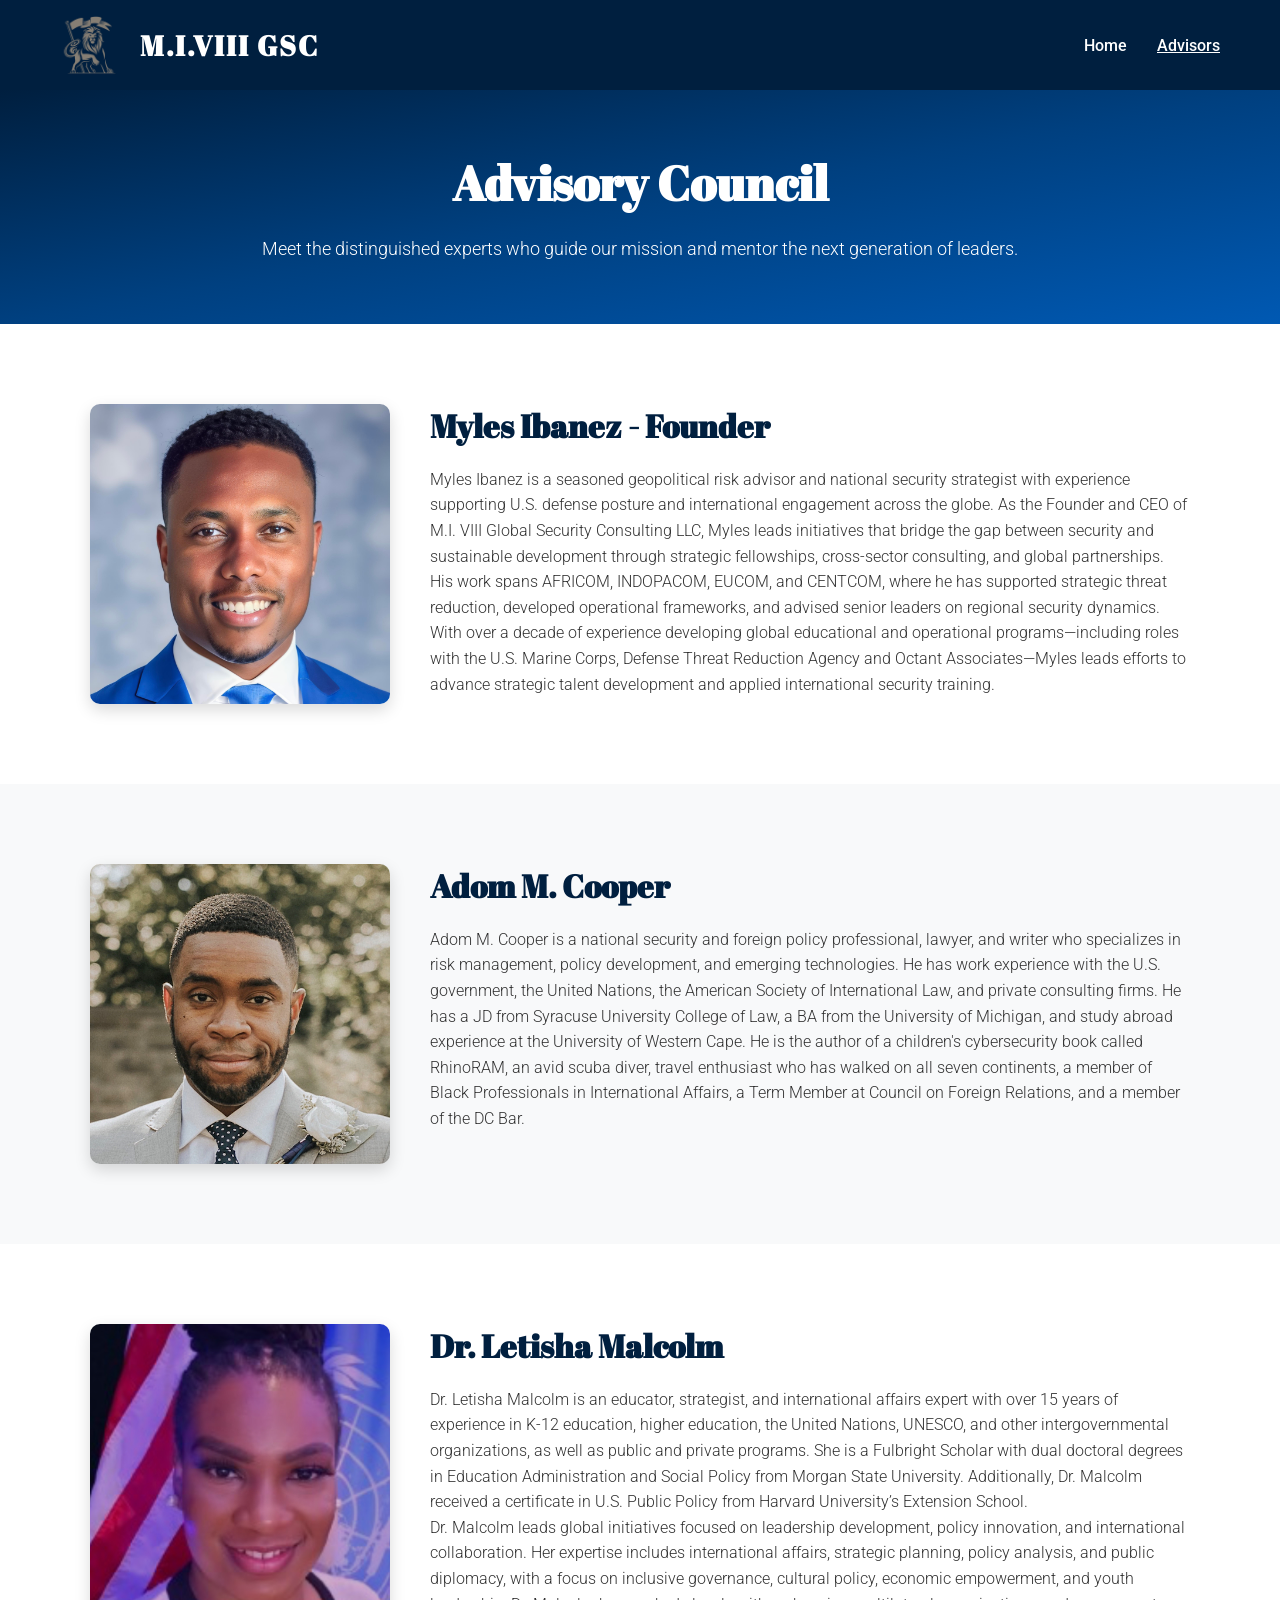
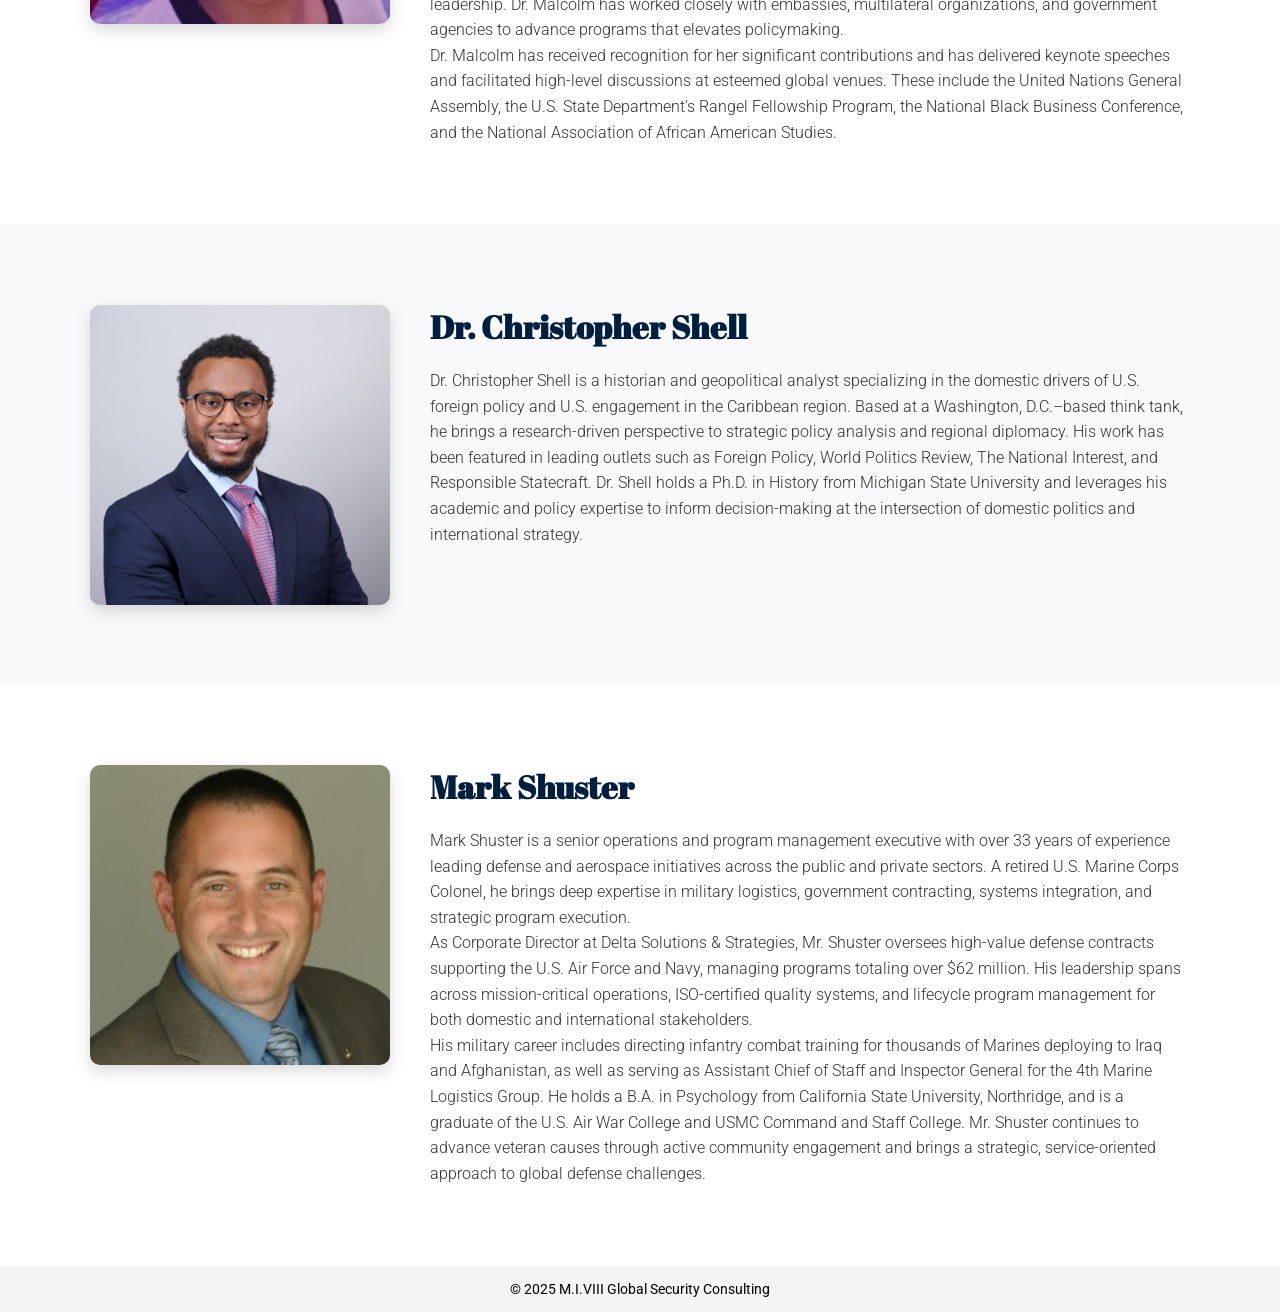
<file: advisors.html>
<!DOCTYPE html>
<html lang="en">
    <head>
    <meta charset="UTF-8" />
    <meta name="viewport" content="width=device-width, initial-scale=1.0"/>
    <title>Advisors | M.I.VIII Vanguard Fellowship</title>
    <link rel="stylesheet" href="main.css" />
    <link rel="stylesheet" href="advisors.css" />
    <link rel="icon" href="resources/favicon.png" type="image/png" />
    <link rel="preconnect" href="https://fonts.googleapis.com"/>
    <link rel="preconnect" href="https://fonts.gstatic.com" crossorigin/>
    <link href="https://fonts.googleapis.com/css2?family=Abril+Fatface&family=Roboto:wght@300;400;500;700&display=swap" rel="stylesheet"/>
    </head>

    <body>
        <header>
            <div class="header-container">
                <div class="logo">
                    <img src="resources/mainlogo.png" class="nav-logo"/>
                    <span>M.I.VIII GSC</span>
                </div>
                <ul class="nav-links">
                    <li><a href="index.html">Home</a></li>
                    <!-- <li><a href="fellowship.html">Fellowship</a></li> -->
                    <li class="active"><a href="advisors.html">Advisors</a></li>
                </ul>
            </div>
        </header>
        <section class="advisor-hero">
            <div class="advisor-hero-content">
            <h1>Advisory Council</h1>
            <p>Meet the distinguished experts who guide our mission and mentor the next generation of leaders.</p>
            </div>
        </section>

        <main class="advisor-profiles">
            <section class="advisor-profile advisor-section dark">
                <div class="advisor-container">
                    <div class="advisor-photo">
                        <img src="resources/MylesIbanez.jpg" alt="Myles Ibanez">
                    </div>
                    <div class="advisor-bio">
                        <h2>Myles Ibanez - Founder</h2>
                        <p>Myles Ibanez is a seasoned geopolitical risk advisor and national security strategist with
                        experience supporting U.S. defense posture and international engagement across the
                        globe. As the Founder and CEO of M.I. VIII Global Security Consulting LLC, Myles
                        leads initiatives that bridge the gap between security and sustainable development
                        through strategic fellowships, cross-sector consulting, and global partnerships. His work
                        spans AFRICOM, INDOPACOM, EUCOM, and CENTCOM, where he has supported
                        strategic threat reduction, developed operational frameworks, and advised senior leaders
                        on regional security dynamics. With over a decade of experience developing global
                        educational and operational programs—including roles with the U.S. Marine Corps,
                        Defense Threat Reduction Agency and Octant Associates—Myles leads efforts to
                        advance strategic talent development and applied international security training.</p>
                    </div>
                </div>
            </section>

            <section class="advisor-profile advisor-section light">
                <div class="advisor-container">
                    <div class="advisor-photo">
                        <img src="resources/AdamCooper.png" alt="Adom M. Cooper">
                    </div>
                    <div class="advisor-bio">
                        <h2>Adom M. Cooper</h2>
                        <p>Adom M. Cooper is a national security and foreign policy professional, lawyer, and writer who specializes in risk management, policy development, and emerging technologies. He has work experience with the U.S. government, the United Nations, the American Society of International Law, and private consulting firms. He has a JD from Syracuse University College of Law, a BA from the University of Michigan, and study abroad experience at the University of Western Cape. He is the author of a children's cybersecurity book called RhinoRAM, an avid scuba diver, travel enthusiast who has walked on all seven continents, a member of Black Professionals in International Affairs, a Term Member at Council on Foreign Relations, and a member of the DC Bar.</p>
                    </div>
                </div>
            </section>

            <section class="advisor-profile advisor-section dark">
                <div class="advisor-container">
                    <div class="advisor-photo">
                        <img src="resources/LetishaMalcolm.png" alt="Dr. Letisha Malcolm">
                    </div>
                    <div class="advisor-bio">
                        <h2>Dr. Letisha Malcolm</h2>
                        <p>Dr. Letisha Malcolm is an educator, strategist, and international affairs expert with over 15 years of experience in K-12 education, higher education, the United Nations, UNESCO, and other intergovernmental organizations, as well as public and private programs. She is a Fulbright Scholar with dual doctoral degrees in Education Administration and Social Policy from Morgan State University. Additionally, Dr. Malcolm received a certificate in U.S. Public Policy from Harvard University’s Extension School.</p>
                        <p>Dr. Malcolm leads global initiatives focused on leadership development, policy innovation, and international collaboration. Her expertise includes international affairs, strategic planning, policy analysis, and public diplomacy, with a focus on inclusive governance, cultural policy, economic empowerment, and youth leadership. Dr. Malcolm has worked closely with embassies, multilateral organizations, and government agencies to advance programs that elevates policymaking.</p>
                        <p>Dr. Malcolm has received recognition for her significant contributions and has delivered keynote speeches and facilitated high-level discussions at esteemed global venues. These include the United Nations General Assembly, the U.S. State Department’s Rangel Fellowship Program, the National Black Business Conference, and the National Association of African American Studies.</p>
                    </div>
                </div>
            </section>

            <section class="advisor-profile advisor-section light">
                <div class="advisor-container">
                    <div class="advisor-photo">
                        <img src="resources/ChristopherShell.png" alt="Dr. Christopher Shell">
                    </div>
                    <div class="advisor-bio">
                        <h2>Dr. Christopher Shell</h2>
                        <p>Dr. Christopher Shell is a historian and geopolitical analyst specializing in the domestic drivers of U.S. foreign policy and U.S. engagement in the Caribbean region. Based at a Washington, D.C.–based think tank, he brings a research-driven perspective to strategic policy analysis and regional diplomacy. His work has been featured in leading outlets such as Foreign Policy, World Politics Review, The National Interest, and Responsible Statecraft. Dr. Shell holds a Ph.D. in History from Michigan State University and leverages his academic and policy expertise to inform decision-making at the intersection of domestic politics and international strategy.</p>
                    </div>
                </div>
            </section>

            <section class="advisor-profile advisor-section dark">
                <div class="advisor-container">
                    <div class="advisor-photo">
                        <img src="resources/MarkShuster.png" alt="Mark Shuster">
                    </div>
                    <div class="advisor-bio">
                        <h2>Mark Shuster</h2>
                        <p>Mark Shuster is a senior operations and program management executive with over 33 years of experience leading defense and aerospace initiatives across the public and private sectors. A retired U.S. Marine Corps Colonel, he brings deep expertise in military logistics, government contracting, systems integration, and strategic program execution.</p>
                        <p>As Corporate Director at Delta Solutions & Strategies, Mr. Shuster oversees high-value defense contracts supporting the U.S. Air Force and Navy, managing programs totaling over $62 million. His leadership spans across mission-critical operations, ISO-certified quality systems, and lifecycle program management for both domestic and international stakeholders.</p>
                        <p>His military career includes directing infantry combat training for thousands of Marines deploying to Iraq and Afghanistan, as well as serving as Assistant Chief of Staff and Inspector General for the 4th Marine Logistics Group. He holds a B.A. in Psychology from California State University, Northridge, and is a graduate of the U.S. Air War College and USMC Command and Staff College. Mr. Shuster continues to advance veteran causes through active community engagement and brings a strategic, service-oriented approach to global defense challenges.</p>
                    </div>
                </div>
            </section>
        </main>
        <footer>
            &copy; 2025 M.I.VIII Global Security Consulting
        </footer>
    </body>
</html>
</file>
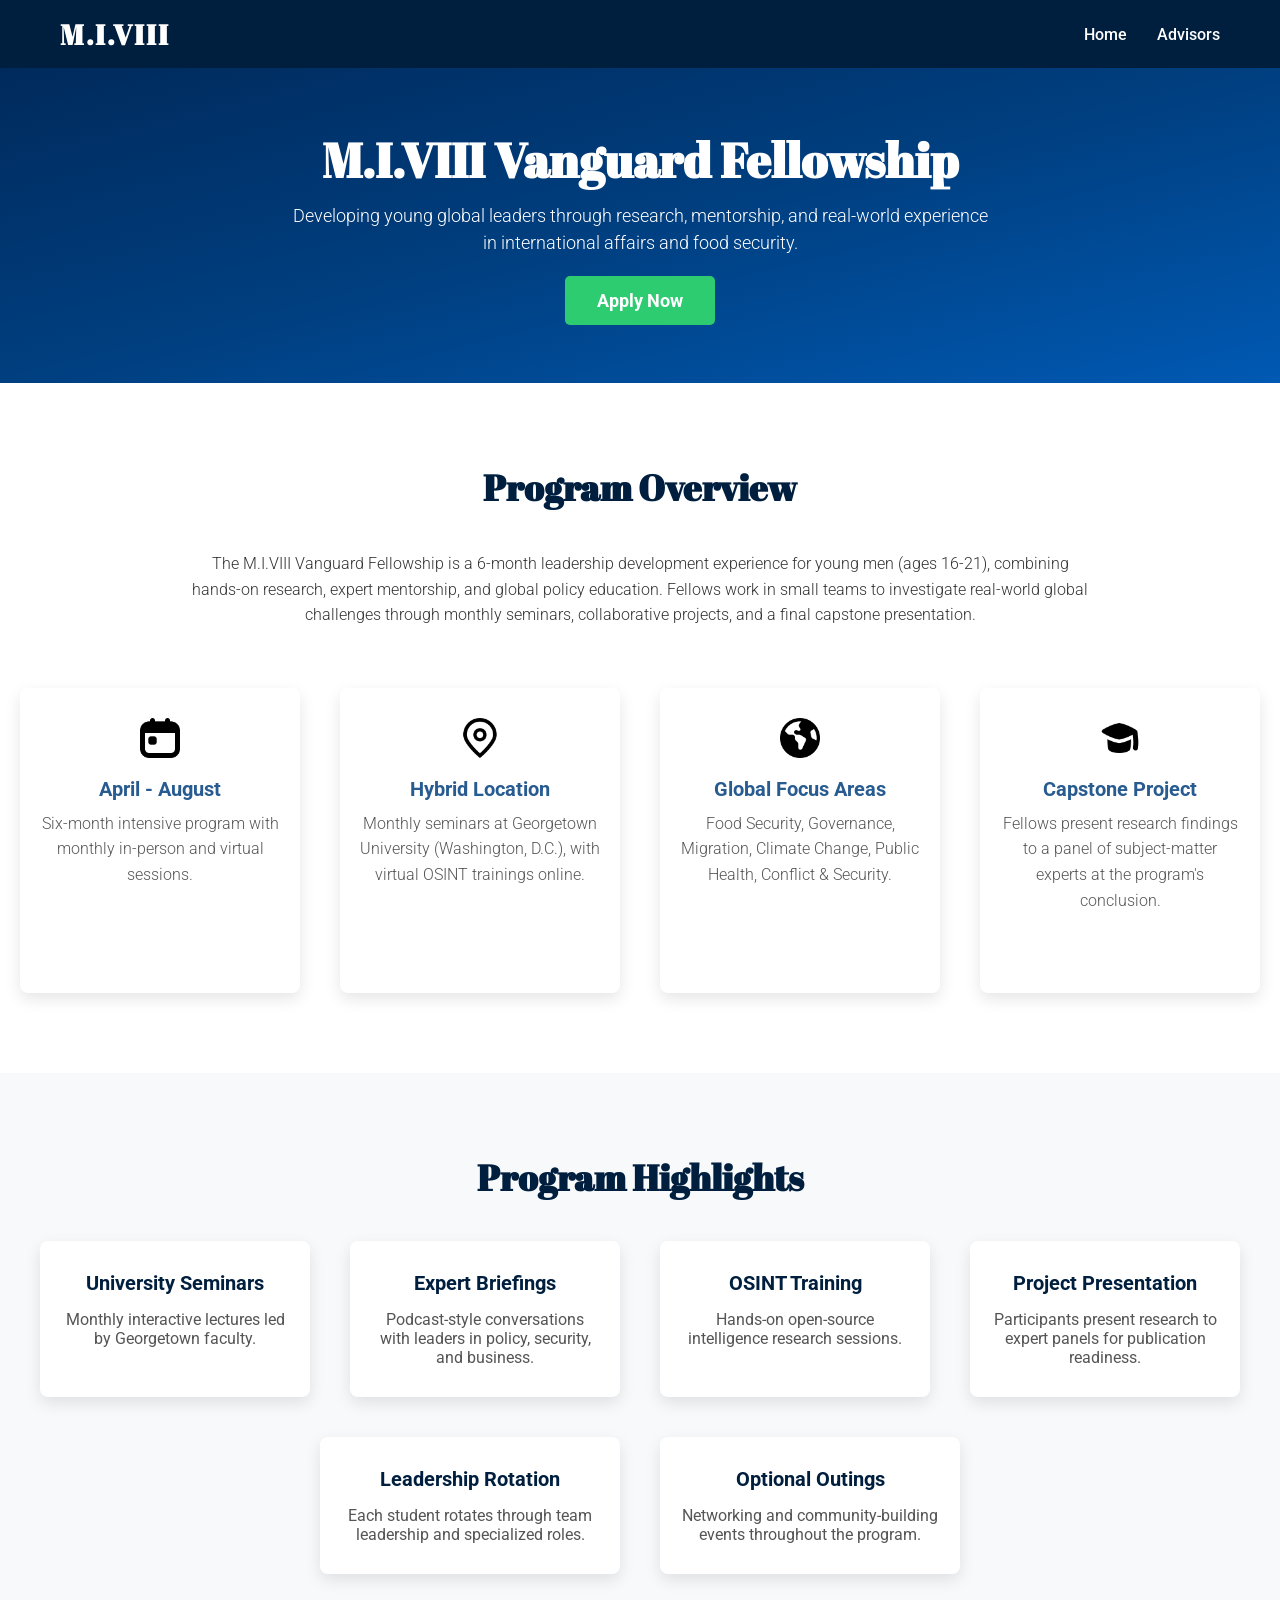
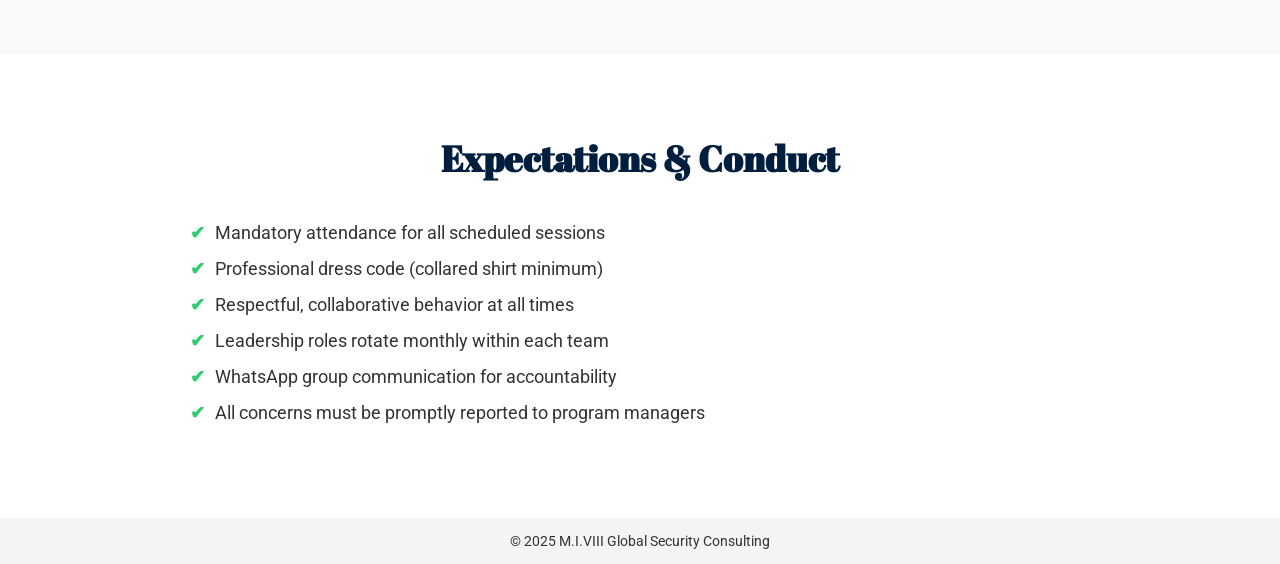
<file: fellowship.html>
<!DOCTYPE html>
<html lang="en">
    <head>
        <meta charset="UTF-8">
        <meta name="viewport" content="width=device-width, initial-scale=1.0">
        <title>M.I.VIII Vanguard Fellowship</title>
        <link rel="stylesheet" href="main.css">
        <link rel="stylesheet" href="fellowship.css">
        <link rel="icon" href="resources/favicon.png" type="image/png">
        <link rel="preconnect" href="https://fonts.googleapis.com">
        <link rel="preconnect" href="https://fonts.gstatic.com" crossorigin>
        <link href="https://fonts.googleapis.com/css2?family=Abril+Fatface&family=Roboto:ital,wght@0,100;0,300;0,400;0,500;0,700;0,900;1,100;1,300;1,400;1,500;1,700;1,900&display=swap" rel="stylesheet">
    </head>
    <body>
        <header>
            <div class="header-container">
                <div class="logo">M.I.VIII</div>
                <ul class="nav-links">
                    <li><a href="index.html">Home</a></li>
                    <!-- <li class="active"><a href="fellowship.html">Fellowship</a></li> -->
                    <li><a href="advisors.html">Advisors</a></li>
                </ul>
            </div>
        </header>
        <main>
            <section class="program-hero">
                <div class="hero-content">
                    <h1>M.I.VIII Vanguard Fellowship</h1>
                    <p>Developing young global leaders through research, mentorship, and real-world experience in international affairs and food security.</p>
                    <a href="https://your-google-form-link" target="_blank" class="apply-button">Apply Now</a>
                </div>
            </section>
            <section class="overview-section">
                <h2>Program Overview</h2>
                <p>The M.I.VIII Vanguard Fellowship is a 6-month leadership development experience for young men (ages 16-21), combining hands-on research, expert mentorship, and global policy education. Fellows work in small teams to investigate real-world global challenges through monthly seminars, collaborative projects, and a final capstone presentation.</p>
                <div class="timeline-container">
                    <div class="timeline-item">
                        <div><img src="resources/icons/calendar-day.png" class="timeline-icon"/></div>
                        <div class="timeline-content">
                            <h3>April - August</h3>
                            <p>Six-month intensive program with monthly in-person and virtual sessions.</p>
                        </div>
                    </div>
                    <div class="timeline-item">
                        <div><img src="resources/icons/marker.png" class="timeline-icon"/></div>
                        <div class="timeline-content">
                            <h3>Hybrid Location</h3>
                            <p>Monthly seminars at Georgetown University (Washington, D.C.), with virtual OSINT trainings online.</p>
                        </div>
                    </div>
                    <div class="timeline-item">
                        <div><img src="resources/icons/earth-americas.png" class="timeline-icon"/></div>
                        <div class="timeline-content">
                            <h3>Global Focus Areas</h3>
                            <p>Food Security, Governance, Migration, Climate Change, Public Health, Conflict & Security.</p>
                        </div>
                    </div>
                    <div class="timeline-item">
                        <div><img src="resources/icons/graduation-cap.png" class="timeline-icon"/></div>
                        <div class="timeline-content">
                            <h3>Capstone Project</h3>
                            <p>Fellows present research findings to a panel of subject-matter experts at the program's conclusion.</p>
                        </div>
                    </div>
                </div>
            </section>
            <section class="program-highlights">
                <h2>Program Highlights</h2>
                <div class="highlight-grid">
                <div class="highlight-item">
                    <h3>University Seminars</h3>
                    <p>Monthly interactive lectures led by Georgetown faculty.</p>
                </div>
                <div class="highlight-item">
                    <h3>Expert Briefings</h3>
                    <p>Podcast-style conversations with leaders in policy, security, and business.</p>
                </div>
                <div class="highlight-item">
                    <h3>OSINT Training</h3>
                    <p>Hands-on open-source intelligence research sessions.</p>
                </div>
                <div class="highlight-item">
                    <h3>Project Presentation</h3>
                    <p>Participants present research to expert panels for publication readiness.</p>
                </div>
                <div class="highlight-item">
                    <h3>Leadership Rotation</h3>
                    <p>Each student rotates through team leadership and specialized roles.</p>
                </div>
                <div class="highlight-item">
                    <h3>Optional Outings</h3>
                    <p>Networking and community-building events throughout the program.</p>
                </div>
                </div>
            </section>
            <section class="expectations-section">
                <h2>Expectations & Conduct</h2>
                <ul>
                    <li>Mandatory attendance for all scheduled sessions</li>
                    <li>Professional dress code (collared shirt minimum)</li>
                    <li>Respectful, collaborative behavior at all times</li>
                    <li>Leadership roles rotate monthly within each team</li>
                    <li>WhatsApp group communication for accountability</li>
                    <li>All concerns must be promptly reported to program managers</li>
                </ul>
            </section>
        </main>
        <footer>
            &copy; 2025 M.I.VIII Global Security Consulting
        </footer>
    </body>
</html>
</file>
<file: main.css>
/* Global Style Sheet */

* {
  margin: 0;
  padding: 0;
  box-sizing: border-box;
}

a {
  color: #fff;
  text-decoration: none;
}

html {
  scroll-behavior: smooth;
}

body {
  font-family: "Roboto", sans-serif;
  display: flex;
  flex-direction: column;
  min-height: 100vh;
  background: #fff;
}

header {
  background-color: #001f3f;
  padding: 15px 60px;
  color: white;
}

.header-container {
  display: flex;
  justify-content: space-between;
  align-items: center;
  width: 100%;
  margin: 0 auto;
}

.nav-logo {
  max-width: 60px;
  margin-inline-end: 20px;
}

.title {
  text-align: center;
}

.logo {
  display: flex;
  align-items: center;
  font-family: "Abril Fatface", cursive;
  font-size: 28px;
  font-weight: bold;
  color: white;
  letter-spacing: 2px;
}

.nav-links {
  display: flex;
  list-style: none;
  gap: 30px;
  margin: 0;
  padding: 0;
}

.nav-links li {
  font-weight: 500;
}

.nav-links li a {
  color: white;
  text-decoration: none;
}

.nav-links li.active,
.nav-links li a:hover {
  text-decoration: underline;
}

footer {
  background-color: #f4f4f4;
  padding: 15px;
  text-align: center;
  font-size: 14px;
}
</file>
<file: advisors.css>
/* Advisors Hero Section */
.advisor-hero {
    background: linear-gradient(to bottom right, #001f3f, #004080, #0059b3);
    color: white;
    padding: 60px 20px;
    text-align: center;
  }
  
  .advisor-hero h1 {
    font-family: 'Abril Fatface', cursive;
    font-size: 48px;
    margin-bottom: 20px;
  }
  
  .advisor-hero p {
    font-size: 18px;
    font-weight: 300;
    max-width: 800px;
    margin: 0 auto;
    line-height: 1.6;
  }
  
  .advisor-container {
    width: 100%;
    max-width: 1100px;
    margin: 0 auto;
    display: flex;
    flex-wrap: wrap;
    align-items: flex-start;
    gap: 40px;
  }
  
  
  /* Profile Layout */
  .advisor-profiles {
    /* padding: 80px 20px; */
    background-color: #f8f9fa;
  }
  
  .advisor-profile {
    display: flex;
    flex-wrap: wrap;
    gap: 40px;
    /* max-width: 1100px; */
    margin: 0 auto 80px auto;
    align-items: flex-start;
  }
  
  .advisor-section {
    width: 100%;
    margin: 0;
    padding: 80px 20px;
  }
  
  
  .advisor-section.light {
    background-color: #f8f9fa;
  }
  
  .advisor-section.dark {
    background-color: #ffffff;
  }
  
  .advisor-photo {
    flex: 1 1 300px;
    max-width: 300px;
    aspect-ratio: 1 / 1;
    overflow: hidden;
    border-radius: 10px;
    box-shadow: 0 6px 16px rgba(0, 0, 0, 0.15);
  }
  
  .advisor-photo img {
    width: 100%;
    height: 100%;
    object-fit: cover;
  }
  
  .advisor-bio {
    flex: 2 1 600px;
    max-width: 800px;
  }
  
  .advisor-bio h2 {
    font-family: 'Abril Fatface', cursive;
    font-size: 32px;
    color: #001f3f;
    margin-bottom: 20px;
  }
  
  .advisor-bio p {
    font-size: 16px;
    color: #333;
    line-height: 1.6;
    font-weight: 300;
  }
  
  
  /* Responsive */
  @media (max-width: 768px) {
    .advisor-profile {
      flex-direction: column;
      text-align: center;
      align-items: center;
    }
  
    .advisor-bio {
      text-align: left;
    }
  }
</file>
<file: fellowship.css>
/* Fellowship Page Styling */

body {
    margin: 0;
    font-family: 'Roboto', sans-serif;
    background-color: #f8f9fa;
    color: #333;
}

main {
    flex: 1;
    display: flex;
    flex-direction: column;
    align-items: center;
    padding: 0;
}

.timeline-container {
    display: flex;
    flex-wrap: wrap;
    justify-content: center;
    gap: 40px;
    margin-top: 60px;
}

.timeline-item {
    background-color: white;
    border-radius: 8px;
    box-shadow: 0 6px 16px rgba(0,0,0,0.1);
    padding: 30px 20px;
    flex: 1 1 250px;
    max-width: 300px;
    text-align: center;
    transition: transform 0.3s ease, box-shadow 0.3s ease;
}

.timeline-item:hover {
    box-shadow: 0 8px 20px rgba(0,0,0,0.2);
}

.timeline-icon {
    width: 40px;
    height: 40px;
    margin-bottom: 15px;
    color: #0074D9;
}

.timeline-content h3 {
    font-size: 20px;
    color: #285c91;
    margin-bottom: 10px;
}

.timeline-content p {
    font-size: 16px;
    color: #555;
}

/* HERO SECTION */
.program-hero {
    width: 100%;
    height: 35vh;
    background: linear-gradient(to bottom right, #002a5c, #003f80, #0059b3);
    color: white;
    display: flex;
    justify-content: center;
    align-items: center;
    position: relative;
    overflow: hidden;
}

/* .program-hero::before {
    content: "";
    position: absolute;
    left: 0;
    top: 0;
    width: 10px;
    height: 100%;
    background-color: #2ECC71;
} */

.hero-content {
    max-width: 800px;
    text-align: center;
    padding: 20px;
}

.hero-content h1 {
    font-family: 'Abril Fatface', cursive;
    font-size: 48px;
    margin-bottom: 10px;
}

.hero-content p {
    font-size: 18px;
    font-weight: 300;
    max-width: 700px;
    margin: 0 auto 20px auto;
    line-height: 1.5;
}

.apply-button {
    display: inline-block;
    padding: 14px 32px;
    font-size: 18px;
    font-weight: 700;
    color: white;
    text-decoration: none;
    border-radius: 5px;
    background-color: #2ECC71;
    transition: 0.3s ease all;
}

.apply-button:hover {
    background-color: #27ae60;
    transform: translateY(-3px);
    box-shadow: 0 6px 16px rgba(0, 0, 0, 0.25);
}

/* GENERAL SECTIONS */
section {
    width: 100%;
    padding: 80px 20px;
    text-align: center;
}

section:nth-child(even) {
    background-color: #ffffff;
}

section h2 {
    font-family: 'Abril Fatface', cursive;
    font-size: 36px;
    color: #001f3f;
    margin-bottom: 40px;
}

/* OVERVIEW SECTION */
.overview-section p {
    font-size: 16px;
    font-weight: 300;
    max-width: 900px;
    margin: 0 auto 50px;
    line-height: 1.6;
}

.overview-grid {
    display: flex;
    flex-wrap: wrap;
    justify-content: center;
    gap: 30px;
    max-width: 1100px;
    margin: 0 auto;
}

.overview-item {
    background-color: white;
    border-radius: 8px;
    box-shadow: 0 6px 16px rgba(0,0,0,0.1);
    padding: 30px 20px;
    flex: 1 1 220px;
    max-width: 250px;
    text-align: center;
}

.overview-item h3 {
    font-size: 20px;
    color: #001f3f;
    margin-bottom: 10px;
}

.overview-item p {
    font-size: 16px;
    color: #333;
    line-height: 1.4;
}

/* PROGRAM HIGHLIGHTS GRID */
.highlight-grid {
    display: flex;
    flex-wrap: wrap;
    gap: 40px;
    justify-content: center;
    max-width: 1200px;
    margin: 0 auto;
}

.highlight-item {
    background-color: #ffffff;
    border-radius: 8px;
    box-shadow: 0 6px 16px rgba(0,0,0,0.1);
    padding: 30px 20px;
    flex: 1 1 250px;
    max-width: 300px;
    transition: transform 0.3s ease, box-shadow 0.3s ease;
}

.highlight-item:hover {
    box-shadow: 0 8px 20px rgba(0,0,0,0.2);
}

.highlight-item h3 {
    color: #001f3f;
    margin-bottom: 15px;
    font-size: 20px;
}

.highlight-item p {
    color: #555;
    font-size: 16px;
}

/* CORE FOCUS AREAS GRID */
.focus-grid {
    display: flex;
    flex-wrap: wrap;
    gap: 40px;
    justify-content: center;
    max-width: 1200px;
    margin: 0 auto;
}

.focus-item {
    background-color: #ffffff;
    border-radius: 8px;
    box-shadow: 0 6px 16px rgba(0,0,0,0.1);
    padding: 40px 20px;
    flex: 1 1 200px;
    max-width: 250px;
    font-size: 18px;
    font-weight: 600;
    color: #001f3f;
    transition: transform 0.3s ease, box-shadow 0.3s ease;
}

.focus-item:hover {
    transform: translateY(-5px);
    box-shadow: 0 8px 20px rgba(0,0,0,0.2);
}

/* CALENDAR GRID */
.calendar-grid {
    display: flex;
    flex-wrap: wrap;
    justify-content: center;
    gap: 30px;
    max-width: 1100px;
    margin: 0 auto;
}

.calendar-item {
    background-color: white;
    border-radius: 8px;
    box-shadow: 0 6px 16px rgba(0,0,0,0.1);
    padding: 30px 20px;
    flex: 1 1 220px;
    max-width: 250px;
    text-align: center;
}

.calendar-item h3 {
    font-size: 20px;
    color: #001f3f;
    margin-bottom: 10px;
}

.calendar-item p {
    font-size: 16px;
    color: #333;
    line-height: 1.4;
}

/* EXPECTATIONS LIST */
.expectations-section ul {
    list-style: none;
    padding: 0;
    max-width: 900px;
    margin: 0 auto;
    text-align: left;
}

.expectations-section ul li {
    font-size: 18px;
    margin-bottom: 15px;
    padding-left: 25px;
    position: relative;
}

.expectations-section ul li::before {
    content: "✔";
    color: #2ECC71;
    position: absolute;
    left: 0;
    font-weight: bold;
}

/* MEDIA RESPONSIVE */
@media (max-width: 768px) {
    .hero-content h1 {
        font-size: 36px;
    }

    .hero-content p {
        font-size: 16px;
    }

    .highlight-item, .focus-item, .overview-item, .calendar-item {
        flex: 1 1 100%;
        max-width: 100%;
    }
}
</file>
